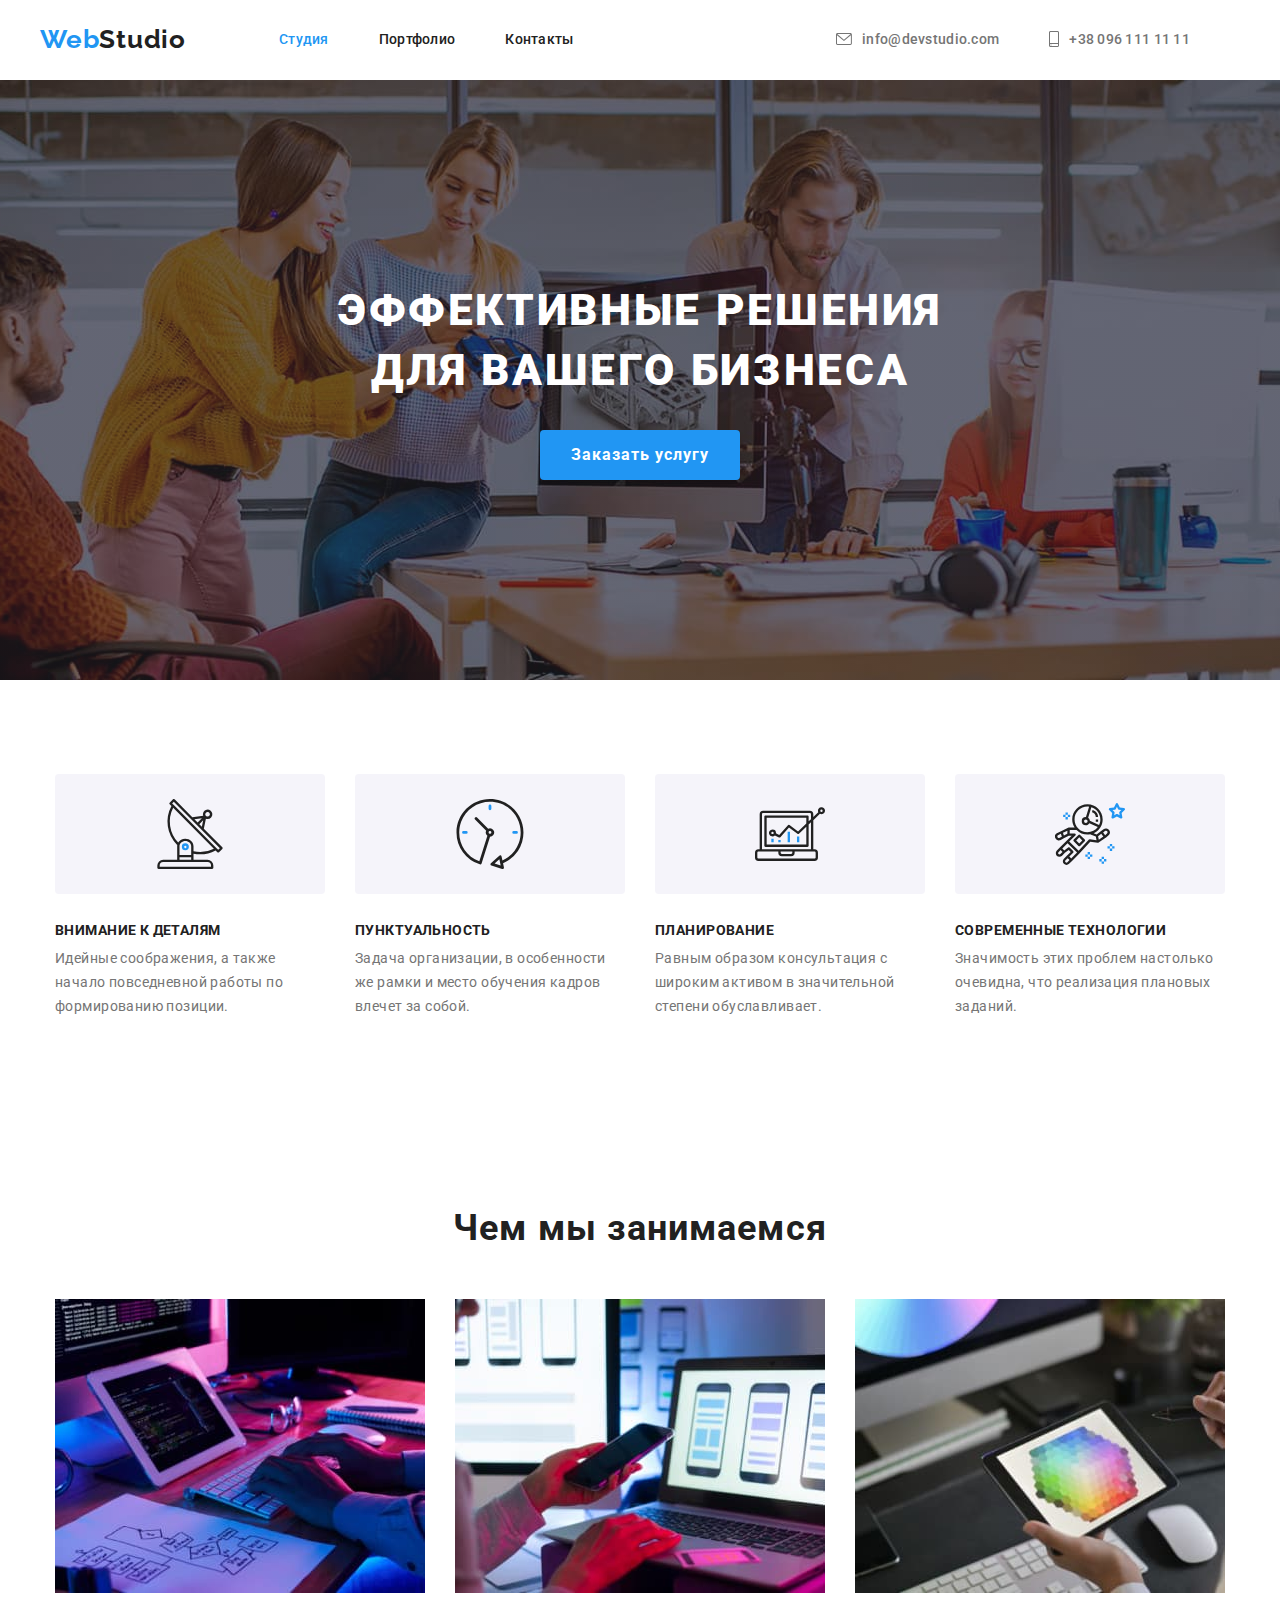
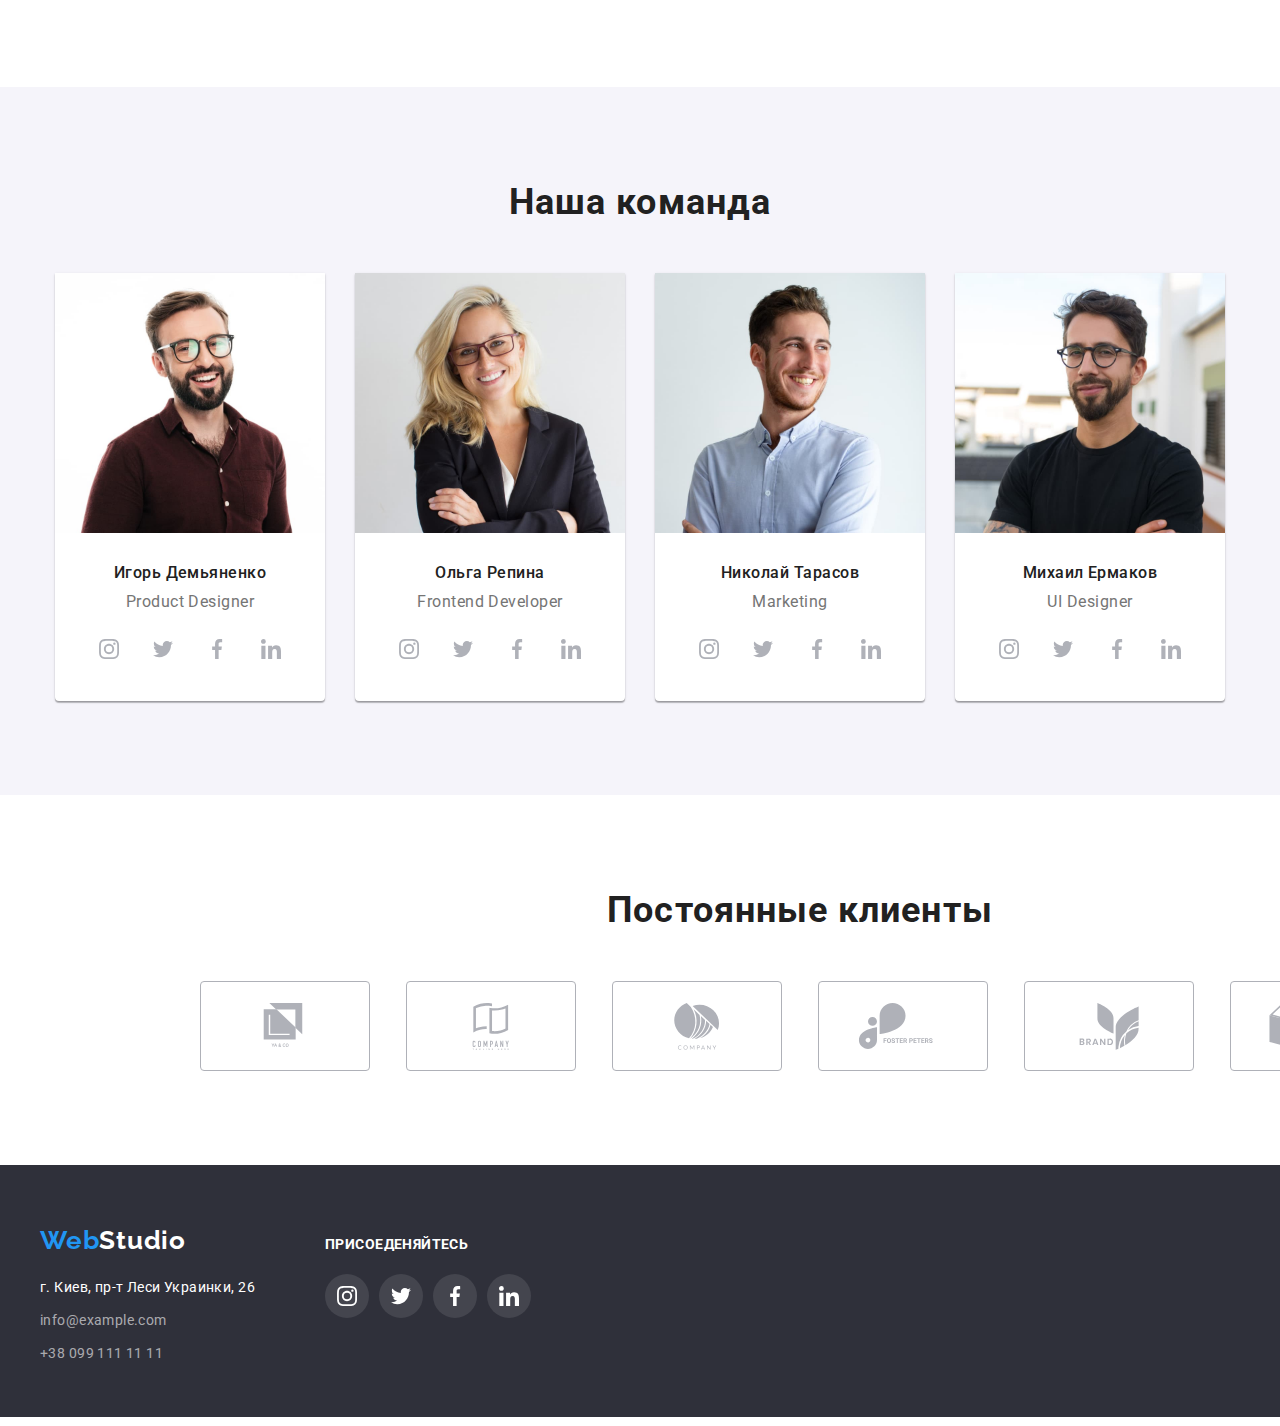
<file: index.html>
<!DOCTYPE html>
<html lang="ru">
<head>
    <meta charset="UTF-8">
    <meta name="viewport" content="width=device-width, initial-scale=1.0">
    <title>WebStudio</title>
    <link rel="stylesheet" href="https://cdnjs.cloudflare.com/ajax/libs/modern-normalize/1.0.0/modern-normalize.css">
    <link 
        href="https://fonts.googleapis.com/css2?family=Raleway:wght@700&family=Roboto:wght@400;500;700;900&display=swap"
        rel="stylesheet">
    <link rel="stylesheet" href="./css/styles.css">
</head>
<body>

    <!-- HEADER -->
    <header class="header">
        <div class="container">
            <nav class="navigation">
                <a class="logo-dark link" href="./index.html" aria-label="логотип Веб-студии"><span
                        class="accent">Web</span>Studio</a>
                <ul class="navigation-list list">
                    <li class="navigation-list-item">
                        <a class="navigation-list-link link-current link" href="./index.html">Студия</a></li>
                    <li class="navigation-list-item">
                        <a class="navigation-list-link link" href="./portfolio.html">Портфолио</a></li>
                    <li class="navigation-list-item">
                        <a class="navigation-list-link link" href="">Контакты</a></li>
                </ul>
            </nav>
            
            <ul class="header-address list">
                <li class="header-address-item">
                    <address class="address">
                        <a class="header-mail-link link" href="mailto:info@devstudio.com">
                            <svg class="envelope-svg">
                                <use href="./images/sprite.svg#icon-envelope"></use>
                            </svg>
                        info@devstudio.com</a></address>
                </li>
                <li class="header-address-item">
                    <address class="address">
                        <a class="header-tel-link link" href="tel:+380961111111">
                            <svg class="smartphone-svg">
                                <use href="./images/sprite.svg#icon-smartphone"></use>
                            </svg>
                        +38 096 111 11 11</a>
                    </address>
                </li>
            </ul>
        </div>
    </header>



    <main>
    <!-- HERO -->
        <section class="hero">
            <div class="container">
                <h1 class="hero-title">Эффективные решения <br /> для вашего бизнеса</h1>
                <button class="modal-btn" type="button">Заказать услугу</button>
            </div>
        </section>

    <!-- ОСОБЕННОСТИ -->
        <section class="features">
            <div class="container features-section">
                <h2 class="title" hidden>Особенности</h2>
                <ul class="features-list list">
                    <li class="features-list-item link">
                        <p class="features-list-name features-list-name-antenna">Внимание к деталям</p>
                        <p class="features-list-interpretation">Идейные соображения, а также начало повседневной работы по формированию позиции.</p>
                    </li>
                    <li class="features-list-item link">
                        <p class="features-list-name features-list-name-clock">Пунктуальность</p>
                        <p class="features-list-interpretation">Задача организации, в особенности же рамки и место обучения кадров влечет за собой.</p>
                    </li>
                    <li class="features-list-item link">
                        <p class="features-list-name features-list-name-diagram">Планирование</p>
                        <p class="features-list-interpretation">Равным образом консультация с широким активом в значительной степени обуславливает.</p>
                    </li>
                    <li class="features-list-item link">
                        <p class="features-list-name features-list-name-astronaut">Современные технологии</p>
                        <p class="features-list-interpretation">Значимость этих проблем настолько очевидна, что реализация плановых заданий.</p>
                    </li>
                </ul>
            </div>
        </section>

    <!-- ЧЕМ МЫ ЗАНИМАЕМСЯ -->
    <section class="field">
        <div class="container">
            <h2 class="title">Чем мы занимаемся</h2>
            <ul class="field-list list">
                <li class="field-list-item"><img src="./images/box1.jpg" alt="определение структуры проекта" width="370"
                        height="294"></li>
                <li class="field-list-item"><img src="./images/box2.jpg" alt="разработка мобильных приложений" width="370"
                        height="294"></li>
                <li class="field-list-item"><img src="./images/box3.jpg" alt="выбор цветовой схемы" width="370" height="294"></li>
            </ul>
        </div>
    </section>

    <!-- НАША КОМАНДА -->
    <section class="team">
        <div class="container team-section">
            <h2 class="title">Наша команда</h2>
            <ul class="team-list list">
                <li class="team-list-item link">
                    <img src="./images/igor.jpg" alt="Игорь Демьяненко" width="270" height="260">
                    <div class="team-list-content">
                        <h3 class="team-list-name">Игорь Демьяненко</h3>
                        <p class="team-list-position" lang="en">Product Designer</p>
                        <ul class="social-list list">
                            <li class="social-list-item">
                                <a class="social-list-link link" href="">
                                    <svg class="social-list-svg">
                                        <use href="./images/sprite.svg#icon-instagram"></use>
                                    </svg>
                                </a>
                            </li>
                            <li class="social-list-item">
                                <a class="social-list-link link" href="">
                                    <svg class="social-list-svg">
                                        <use href="./images/sprite.svg#icon-twitter"></use>
                                    </svg>
                                </a>
                            </li>
                            <li class="social-list-item">
                                <a class="social-list-link link" href="">
                                    <svg class="social-list-svg">
                                        <use href="./images/sprite.svg#icon-facebook"></use>
                                    </svg>
                                </a>
                            </li>
                            <li class="social-list-item">
                                <a class="social-list-link link" href="">
                                    <svg class="social-list-svg">
                                        <use href="./images/sprite.svg#icon-linkedin"></use>
                                    </svg>
                                </a>
                            </li>
                        </ul>
                    </div>

                </li>
                <li class="team-list-item link">
                    <img src="./images/olga.jpg" alt="Ольга Репина" width="270" height="260">
                    <div class="team-list-content">
                        <h3 class="team-list-name">Ольга Репина</h3>
                        <p class="team-list-position" lang="en">Frontend Developer</p>
                        <ul class="social-list list">
                            <li class="social-list-item">
                                <a class="social-list-link link" href="">
                                    <svg class="social-list-svg">
                                        <use href="./images/sprite.svg#icon-instagram"></use>
                                    </svg>
                                </a>
                            </li>
                            <li class="social-list-item">
                                <a class="social-list-link link" href="">
                                    <svg class="social-list-svg">
                                        <use href="./images/sprite.svg#icon-twitter"></use>
                                    </svg>
                                </a>
                            </li>
                            <li class="social-list-item">
                                <a class="social-list-link link" href="">
                                    <svg class="social-list-svg">
                                        <use href="./images/sprite.svg#icon-facebook"></use>
                                    </svg>
                                </a>
                            </li>
                            <li class="social-list-item">
                                <a class="social-list-link link" href="">
                                    <svg class="social-list-svg">
                                        <use href="./images/sprite.svg#icon-linkedin"></use>
                                    </svg>
                                </a>
                            </li>
                        </ul>
                    </div>

                </li>
                <li class="team-list-item link">
                    <img src="./images/nikolai.jpg" alt="Николай Тарасов" width="270" height="260">
                    <div class="team-list-content">
                        <h3 class="team-list-name">Николай Тарасов</h3>
                        <p class="team-list-position" lang="en">Marketing</p>
                        <ul class="social-list list">
                            <li class="social-list-item">
                                <a class="social-list-link link" href="">
                                    <svg class="social-list-svg">
                                        <use href="./images/sprite.svg#icon-instagram"></use>
                                    </svg>
                                </a>
                            </li>
                            <li class="social-list-item">
                                <a class="social-list-link link" href="">
                                    <svg class="social-list-svg">
                                        <use href="./images/sprite.svg#icon-twitter"></use>
                                    </svg>
                                </a>
                            </li>
                            <li class="social-list-item">
                                <a class="social-list-link link" href="">
                                    <svg class="social-list-svg">
                                        <use href="./images/sprite.svg#icon-facebook"></use>
                                    </svg>
                                </a>
                            </li>
                            <li class="social-list-item">
                                <a class="social-list-link link" href="">
                                    <svg class="social-list-svg">
                                        <use href="./images/sprite.svg#icon-linkedin"></use>
                                    </svg>
                                </a>
                            </li>
                        </ul>
                    </div>

                </li>
                <li class="team-list-item link">
                    <img src="./images/michail.jpg" alt="Михаил Ермаков" width="270" height="260">
                    <div class="team-list-content">
                        <h3 class="team-list-name">Михаил Ермаков</h3>
                        <p class="team-list-position" lang="en">UI Designer</p>
                        <ul class="social-list list">
                            <li class="social-list-item">
                                <a class="social-list-link link" href="">
                                    <svg class="social-list-svg">
                                        <use href="./images/sprite.svg#icon-instagram"></use>
                                    </svg>
                                </a>
                            </li>
                            <li class="social-list-item">
                                <a class="social-list-link link" href="">
                                    <svg class="social-list-svg">
                                        <use href="./images/sprite.svg#icon-twitter"></use>
                                    </svg>
                                </a>
                            </li>
                            <li class="social-list-item">
                                <a class="social-list-link link" href="">
                                    <svg class="social-list-svg">
                                        <use href="./images/sprite.svg#icon-facebook"></use>
                                    </svg>
                                </a>
                            </li>
                            <li class="social-list-item">
                                <a class="social-list-link link" href="">
                                    <svg class="social-list-svg">
                                        <use href="./images/sprite.svg#icon-linkedin"></use>
                                    </svg>
                                </a>
                            </li>
                        </ul>
                    </div>

                </li>
            </ul>
        </div>
    </section>

    <!-- КЛИЕНТЫ -->
    <section class="clients">
        <div class="container">
            <h2 class="title">Постоянные клиенты</h2>
            <ul class="clients-list list">

               <li class="clients-list-item">
                   <a class="clients-list-link link" href="">
                       <svg class="clients-list-svg">
                            <use href="./images/sprite.svg#icon-logo1"></use>
                        </svg>
                    </a>
               </li>

               <li class="clients-list-item">
                   <a class="clients-list-link link" href="">
                       <svg class="clients-list-svg">
                            <use href="./images/sprite.svg#icon-logo2"></use>
                        </svg>
                    </a>
               </li>

               <li class="clients-list-item">
                   <a class="clients-list-link link" href="">
                       <svg class="clients-list-svg">
                           <use href="./images/sprite.svg#icon-logo3"></use>
                       </svg>
                   </a>
               </li>

                <li class="clients-list-item">
                    <a class="clients-list-link link" href="">
                        <svg class="clients-list-svg">
                            <use href="./images/sprite.svg#icon-logo4"></use>
                        </svg>
                    </a>
                </li>

                <li class="clients-list-item">
                    <a class="clients-list-link link" href="">
                        <svg class="clients-list-svg">
                            <use href="./images/sprite.svg#icon-logo5"></use>
                        </svg>
                    </a>
                </li>

                <li class="clients-list-item">
                    <a class="clients-list-link link" href="">
                        <svg class="clients-list-svg">
                            <use href="./images/sprite.svg#icon-logo6"></use>
                        </svg>
                    </a>
                </li>
            </ul>
        </div>
    </section>

    </main>

    <footer class="section-footer">
        <div class="container footer">
            <div class="footer-address">
                <a class="logo-light link" href="./index.html" aria-label="логотип Веб-студии"><span class="accent">Web</span>Studio</a>
                <address class="address">
                    <ul class="contact-list list">
                        <li class="contact-list-item"><a class="contact-list-address link" href="https://goo.gl/maps/12iDr7vavW5C5g6H9"
                                target="blank">г. Киев, пр-т Леси Украинки, 26</a></li>
                        <li class="contact-list-item"><a class="contact-list-link link"
                                href="mailto:info@example.com">info@example.com</a></li>
                        <li class="contact-list-item"><a class="contact-list-link link" href="tel:+380991111111">+38 099 111 11 11</a>
                        </li>
                    </ul>
                </address>            
            </div>

            <div class="footer-sotial">
                <b class="join">Присоеденяйтесь</b>
                <ul class="social-list list">
                    <li class="social-list-item">
                        <a class="social-list-link link" href="">
                            <svg class="social-list-svg">
                                <use href="./images/sprite.svg#icon-instagram"></use>
                            </svg>
                        </a>
                    </li>
                    <li class="social-list-item">
                        <a class="social-list-link link" href="">
                            <svg class="social-list-svg">
                                <use href="./images/sprite.svg#icon-twitter"></use>
                            </svg>
                        </a>
                    </li>
                    <li class="social-list-item">
                        <a class="social-list-link link" href="">
                            <svg class="social-list-svg">
                                <use href="./images/sprite.svg#icon-facebook"></use>
                            </svg>
                        </a>
                    </li>
                    <li class="social-list-item">
                        <a class="social-list-link link" href="">
                            <svg class="social-list-svg">
                                <use href="./images/sprite.svg#icon-linkedin"></use>
                            </svg>
                        </a>
                    </li>
                </ul>
            </div>

        </div>
    </footer>
    
</body>
</html>
</file>
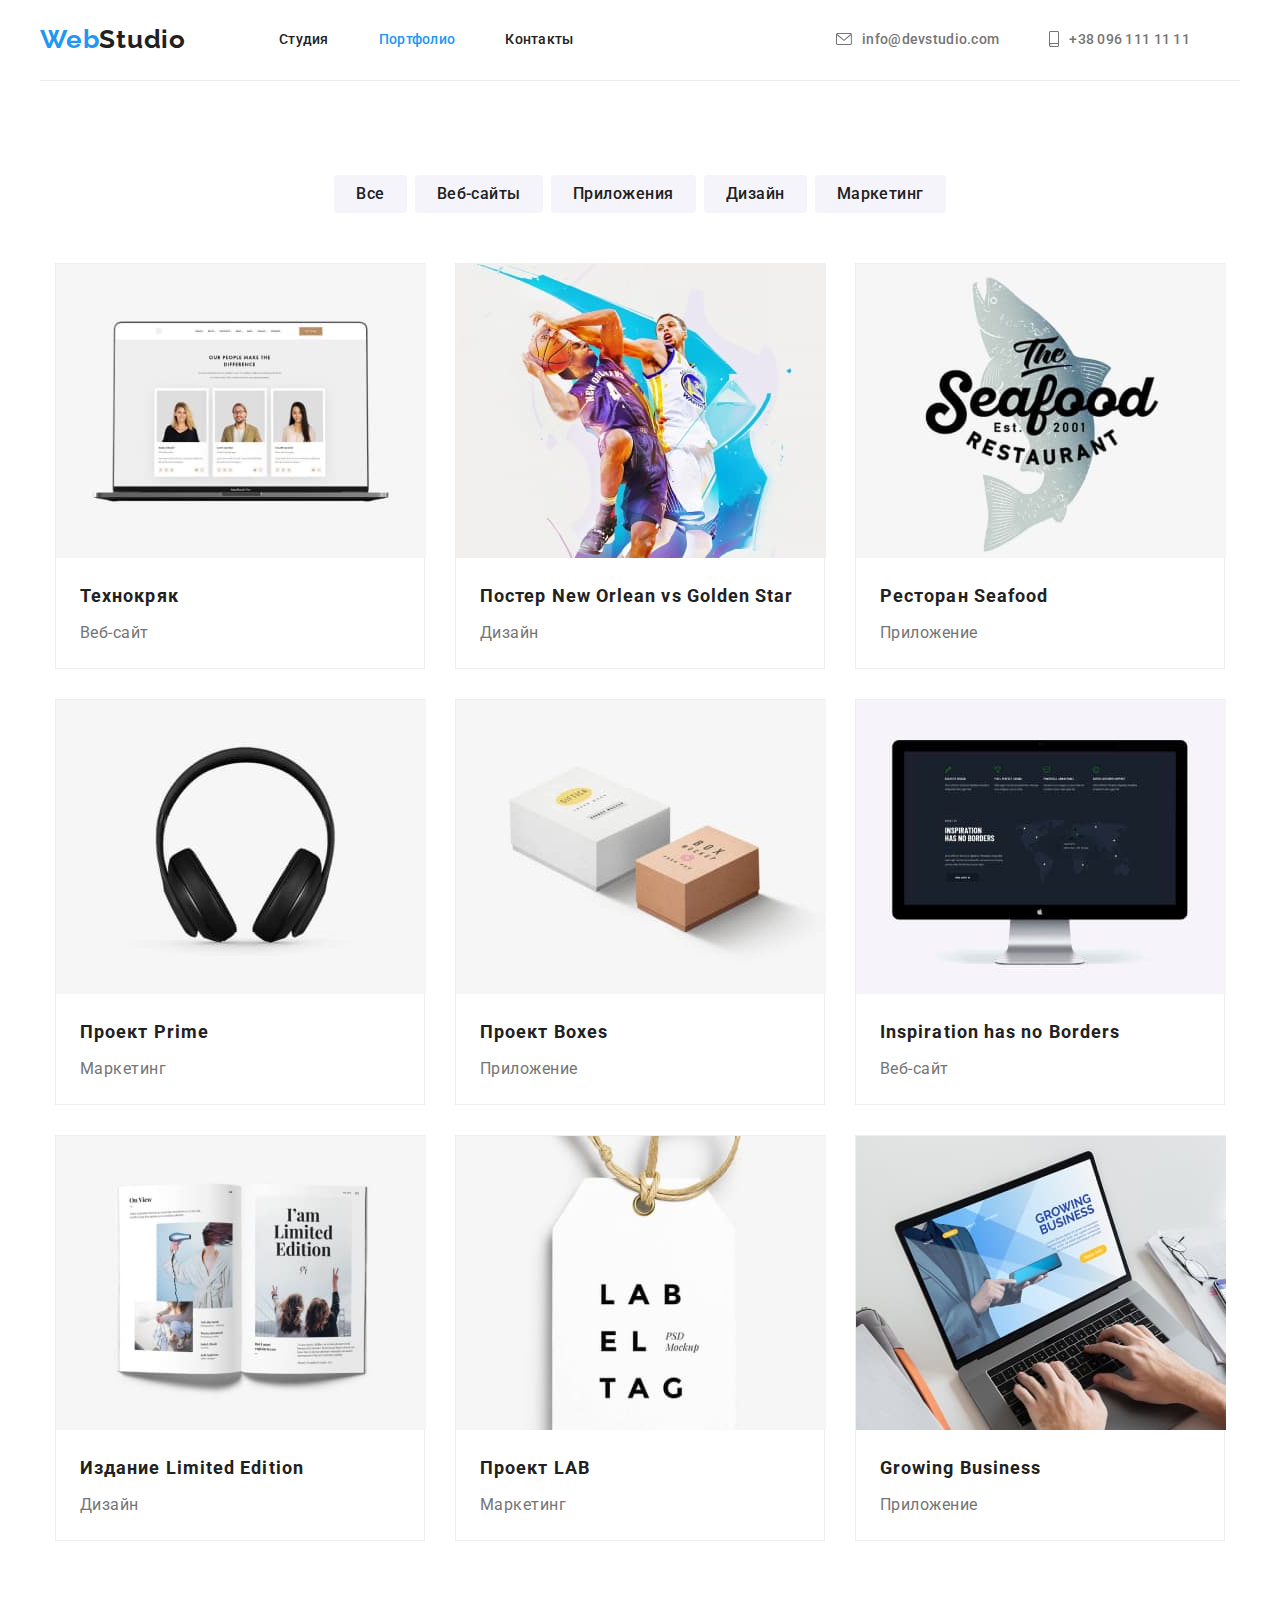
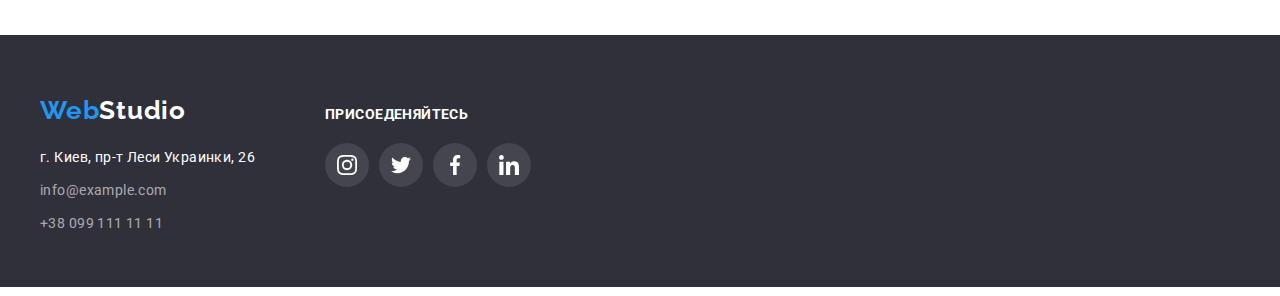
<file: portfolio.html>
<!DOCTYPE html>
<html lang="ru">

<head>
    <meta charset="UTF-8">
    <meta name="viewport" content="width=device-width, initial-scale=1.0">
    <title>Portfolio</title>
    <link rel="stylesheet" href="https://cdnjs.cloudflare.com/ajax/libs/modern-normalize/1.0.0/modern-normalize.css">
    <link
        href="https://fonts.googleapis.com/css2?family=Raleway:wght@700&family=Roboto:wght@400;500;700;900&display=swap"
        rel="stylesheet">
    <link rel="stylesheet" href="./css/styles.css" 
</head>

<body>

    <!-- HEADER -->
    <header class="header">
        <div class="container">
            <nav class="navigation">
                <a class="logo-dark link" href="./index.html" aria-label="логотип Веб-студии"><span
                        class="accent">Web</span>Studio</a>
                <ul class="navigation-list list">
                    <li class="navigation-list-item">
                        <a class="navigation-list-link link" href="./index.html">Студия</a></li>
                    <li class="navigation-list-item">
                        <a class="navigation-list-link link-current link" href="./portfolio.html">Портфолио</a></li>
                    <li class="navigation-list-item">
                        <a class="navigation-list-link link" href="">Контакты</a></li>
                </ul>
            </nav>
        
            <ul class="header-address list">
                <li class="header-address-item">
                    <address class="address">
                        <a class="header-mail-link link" href="mailto:info@devstudio.com">
                            <svg class="envelope-svg">
                                <use href="./images/sprite.svg#icon-envelope"></use>
                            </svg>
                            info@devstudio.com</a></address>
                </li>
                <li class="header-address-item">
                    <address class="address">
                        <a class="header-tel-link link" href="tel:+380961111111">
                            <svg class="smartphone-svg">
                                <use href="./images/sprite.svg#icon-smartphone"></use>
                            </svg>
                            +38 096 111 11 11</a>
                    </address>
                </li>
            </ul>
        </div>
    </header>



    <main>
    <section class="portfolio">
        <div class="container">
            <h1 class="title" hidden>Портфолио</h1>
            <ul class="filter-btn-list list">
                <li class="filter-btn-list-item"><button class="filter-btn" type="button">Все</button></li>
                <li class="filter-btn-list-item"><button class="filter-btn" type="button">Веб-сайты</button></li>
                <li class="filter-btn-list-item"><button class="filter-btn" type="button">Приложения</button></li>
                <li class="filter-btn-list-item"><button class="filter-btn" type="button">Дизайн</button></li>
                <li class="filter-btn-list-item"><button class="filter-btn" type="button">Маркетинг</button></li>
            </ul>
            
            <ul class="portfolio-cards-list list">
                <li class="portfolio-cards-link">
                    <a class="cards-link link" href="">
                        <img class="portfolio-cards" src="./images/desktop.jpg" alt="Технокряк на рабочем столе" width="370"
                            height="294">
                        <div class="cards-link-content">
                            <h2 class="portfolio-name">Технокряк</h2>
                            <p class="portfolio-filter">Веб-сайт</p>
                        </div>
                    </a>
                </li>
                <li class="portfolio-cards-link">
                    <a class="cards-link link" href="">
                        <img class="portfolio-cards" src="./images/basketball.jpg" alt="Баскетбольный постер" width="370" height="294">
                        <div class="cards-link-content">
                            <h2 class="portfolio-name">Постер New Orlean vs Golden Star</h2>
                            <p class="portfolio-filter">Дизайн</p>
                        </div>
                    </a>
                </li>
                <li class="portfolio-cards-link">
                    <a class="cards-link link" href="">
                        <img class="portfolio-cards" src="./images/seafood.jpg" alt="Логотип ресторана" width="370" height="294">
                        <div class="cards-link-content">
                            <h2 class="portfolio-name">Ресторан Seafood</h2>
                            <p class="portfolio-filter">Приложение</p>
                        </div>
                    </a>
                </li>
                <li class="portfolio-cards-link">
                    <a class="cards-link link" href="">
                        <img class="portfolio-cards" src="./images/headset.jpg" alt="Наушники" width="370" height="294">
                        <div class="cards-link-content">
                            <h2 class="portfolio-name">Проект Prime</h2>
                            <p class="portfolio-filter">Маркетинг</p>
                        </div>
                    </a>
                </li>
                <li class="portfolio-cards-link">
                    <a class="cards-link link" href="">
                        <img class="portfolio-cards" src="./images/boxes.jpg" alt="Брендовые коробочки" width="370" height="294">
                        <div class="cards-link-content">
                            <h2 class="portfolio-name">Проект Boxes</h2>
                            <p class="portfolio-filter">Приложение</p>
                        </div>
                    </a>
                </li>
                <li class="portfolio-cards-link">
                    <a class="cards-link link" href="">
                        <img class="portfolio-cards" src="./images/monitor.jpg" alt="Карта на мониторе" width="370" height="294">
                        <div class="cards-link-content">
                            <h2 class="portfolio-name">Inspiration has no Borders</h2>
                            <p class="portfolio-filter">Веб-сайт</p>
                        </div>
                    </a>
                </li>
                <li class="portfolio-cards-link">
                    <a class="cards-link link" href="">
                        <img class="portfolio-cards" src="./images/magazine.jpg" alt="Разворот журнала" width="370" height="294">
                        <div class="cards-link-content">
                            <h2 class="portfolio-name">Издание Limited Edition</h2>
                            <p class="portfolio-filter">Дизайн</p>
                        </div>
                    </a>
                </li>
                <li class="portfolio-cards-link">
                    <a class="cards-link link" href="">
                        <img class="portfolio-cards" src="./images/label.jpg" alt="Этикетка" width="370" height="294">
                        <div class="cards-link-content">
                            <h2 class="portfolio-name">Проект LAB</h2>
                            <p class="portfolio-filter">Маркетинг</p>
                        </div>

                    </a>
                </li>
                <li class="portfolio-cards-link">
                    <a class="cards-link link" href="">
                        <img class="portfolio-cards" src="./images/laptop.jpg" alt="Работа за ноутбуком" width="370" height="294">
                        <div class="cards-link-content">
                            <h2 class="portfolio-name">Growing Business</h2>
                            <p class="portfolio-filter">Приложение</p>
                        </div>

                    </a>
                </li>
            </ul>

        </div>

    </section>
    </main>

    <footer class="section-footer">
        <div class="container footer">
            <div class="footer-address">
                <a class="logo-light link" href="./index.html" aria-label="логотип Веб-студии"><span
                        class="accent">Web</span>Studio</a>
                <address class="address">
                    <ul class="contact-list list">
                        <li class="contact-list-item"><a class="contact-list-address link"
                                href="https://goo.gl/maps/12iDr7vavW5C5g6H9" target="blank">г. Киев, пр-т Леси Украинки,
                                26</a></li>
                        <li class="contact-list-item"><a class="contact-list-link link"
                                href="mailto:info@example.com">info@example.com</a></li>
                        <li class="contact-list-item"><a class="contact-list-link link" href="tel:+380991111111">+38 099 111
                                11 11</a>
                        </li>
                    </ul>
                </address>
            </div>
    
            <div class="footer-sotial">
                <b class="join">Присоеденяйтесь</b>
                <ul class="social-list list">
                    <li class="social-list-item">
                        <a class="social-list-link link" href="">
                            <svg class="social-list-svg">
                                <use href="./images/sprite.svg#icon-instagram"></use>
                            </svg>
                        </a>
                    </li>
                    <li class="social-list-item">
                        <a class="social-list-link link" href="">
                            <svg class="social-list-svg">
                                <use href="./images/sprite.svg#icon-twitter"></use>
                            </svg>
                        </a>
                    </li>
                    <li class="social-list-item">
                        <a class="social-list-link link" href="">
                            <svg class="social-list-svg">
                                <use href="./images/sprite.svg#icon-facebook"></use>
                            </svg>
                        </a>
                    </li>
                    <li class="social-list-item">
                        <a class="social-list-link link" href="">
                            <svg class="social-list-svg">
                                <use href="./images/sprite.svg#icon-linkedin"></use>
                            </svg>
                        </a>
                    </li>
                </ul>
            </div>
    
        </div>
    </footer>
    
    </body>
    </html>
</file>
<file: css/styles.css>
:root {
  --main-font: 'Roboto', sans-serif;
  --secondary-font: 'Raleway', sans-serif;
  --main-text-color: #212121;
  --light-text-color: #ffffff;
  --second-text-color: #757575;
  --accent-color: #2196f3;
  --direction-color: #ffffff;
  --main-calm-color: #f5f4fa;
}

*,
*::before,
*::after {
  margin: 0;
  padding: 0;
}

body {
  font-family: var(--main-font);
  font-style: normal;
}

.list {
  list-style: none;
}

.link {
  text-decoration: none;
}

.address {
  font-style: normal;
}

img {
  display: block;
}

.container {
  width: 1200px;
  margin: 0 auto;
}
/* =============== COMPONENTS =============== */
.accent {
  color: var(--accent-color);
}

.modal-btn {
  font-family: var(--main-font);
  font-style: normal;
  font-weight: 700;
  font-size: 16px;
  line-height: 1.875;
  letter-spacing: 0.06em;
  color: var(--direction-color);
  padding: 10px 28px;

  width: 200px;
  min-height: 50px;
  background: var(--accent-color);
  box-shadow: 0px 4px 4px rgba(0, 0, 0, 0.15);
  border: none;
  border-radius: 4px;
}

.title {
  font-weight: 700;
  font-size: 36px;
  line-height: 1.167;
  letter-spacing: 0.03em;
  margin-bottom: 50px;
  text-align: center;

  color: var(--main-text-color);
}
/* =============== END COMPONENTS =============== */

/* =============== HEADER =============== */
.header {
  padding: 24px 0 25px 0;
}

.header .container {
  display: flex;
  align-items: center;
}

.header .header-address {
  margin-left: auto;
  align-items: center;
}

.header-address-item .address {
  margin-right: 50px;
}

.navigation {
  display: flex;
  align-items: center;
}

.navigation-list {
  display: flex;
}

.header-address {
  display: flex;
}

.logo-dark {
  margin-right: 93px;
}

.navigation-list-item:not(:last-child) {
  margin-right: 50px;
}

.logo-dark {
  font-family: var(--secondary-font);
  font-weight: 700;
  font-size: 26px;
  line-height: 1.192;
  letter-spacing: 0.03em;

  color: var(--main-text-color);
}

.navigation-list-link,
.header-mail-link,
.header-tel-link {
  font-weight: 500;
  font-size: 14px;
  line-height: 1.143;
  letter-spacing: 0.02em;
}

.navigation-list-link {
  color: var(--main-text-color);
}

.link-current {
  color: var(--accent-color);
}

.header-mail-link,
.header-tel-link {
  display: flex;
  align-items: center;
  color: var(--second-text-color);
}

.navigation-list-link:hover,
.navigation-list-link:focus,
.header-mail-link:hover,
.header-mail-link:focus,
.header-tel-link:hover,
.header-tel-link:focus {
  color: var(--accent-color);
}

.envelope-svg {
  width: 16px;
  height: 12px;
  margin-right: 10px;
  fill: var(--second-text-color);
}

.smartphone-svg {
  width: 10px;
  height: 16px;
  margin-right: 10px;
  fill: var(--second-text-color);
}

.header-mail-link:hover .envelope-svg,
.header-mail-link:focus .envelope-svg {
  fill: var(--accent-color);
}

.header-tel-link:hover .smartphone-svg,
.header-tel-link:focus .smartphone-svg {
  fill: var(--accent-color);
}
/* =============== END HEADER =============== */

/* =============== HERO =============== */
.hero {
  background-image: linear-gradient(
      rgba(47, 48, 58, 0.4),
      rgba(47, 48, 58, 0.4)
    ),
    url('../images/shapka.jpg');
  width: 100%;
  height: 600px;
  background-size: cover;
  background-repeat: no-repeat;
  background-position: center;
  margin: auto;
  text-align: center;
}

.hero .container {
  padding: 200px 0;
}

.hero-title {
  font-weight: 900;
  font-size: 44px;
  line-height: 1.364;
  letter-spacing: 0.06em;
  text-transform: uppercase;
  margin-bottom: 30px;
  color: var(--direction-color);
}
/* =============== END HERO =============== */

/* =============== ОСОБЕННОСТИ =============== */
.features .container {
  padding: 94px 15px;
}

.features-list {
  display: flex;
}

.features-list-item:not(:last-child) {
  margin-right: 30px;
}

.features-list-name {
  font-weight: 700;
  font-size: 14px;
  line-height: 0.941;
  letter-spacing: 0.03em;
  text-transform: uppercase;
  margin-bottom: 10px;
  color: var(--main-text-color);
}

.features-list-name::before {
  display: block;
  content: '';
  width: 270px;
  height: 120px;
  background-color: var(--main-calm-color);
  border-radius: 4px;
  margin-bottom: 30px;
  background-size: 70px 70px;
  background-repeat: no-repeat;
  background-position: center;
}

.features-list-name-antenna::before {
  background-image: url('../images/antenna.svg');
}

.features-list-name-clock::before {
  background-image: url('../images/clock.svg');
}

.features-list-name-diagram::before {
  background-image: url('../images/diagram.svg');
}

.features-list-name-astronaut::before {
  background-image: url('../images/astronaut.svg');
}

.features-list-interpretation {
  font-weight: 400;
  font-size: 14px;
  line-height: 1.714;
  letter-spacing: 0.03em;
  color: var(--second-text-color);
}
/* =============== END ОСОБЕННОСТИ =============== */

/* =============== ЧЕМ МЫ ЗАНИМАЕМСЯ =============== */
.field .container {
  padding: 94px 15px;
}

.field-list {
  display: flex;
  justify-content: space-between;
}
/* =============== END ЧЕМ МЫ ЗАНИМАЕМСЯ =============== */

/* ================ НАША КОМАНДА ================ */
.team {
  width: 100%;
  height: 708px;
  background-color: var(--main-calm-color);
  margin: auto;
}

.team .container {
  padding: 94px 15px;
}

.team-list {
  display: flex;
}

.team-list-item:not(:last-child) {
  margin-right: 30px;
}

.team-list-item {
  background: var(--direction-color);
  box-shadow: 0px 1px 3px rgba(0, 0, 0, 0.12), 0px 1px 1px rgba(0, 0, 0, 0.14),
    0px 2px 1px rgba(0, 0, 0, 0.2);
  border-radius: 0px 0px 4px 4px;
}

.team-list-content {
  padding: 30px 32px;
}

.team-list-name,
.team-list-position {
  font-size: 16px;
  line-height: 1.188;
  letter-spacing: 0.03em;
  text-align: center;
}

.team-list-name {
  font-weight: 500;
  color: var(--main-text-color);
  margin-bottom: 10px;
}

.team-list-position {
  font-weight: 400;
  color: var(--second-text-color);
  margin-bottom: 16px;
}

.social-list {
  display: flex;
  justify-content: space-between;
}

.social-list-link {
  display: flex;
  align-items: center;
  justify-content: center;
  width: 44px;
  height: 44px;
  border-radius: 50%;
  background-color: var(--direction-color);
}

.social-list-link:hover {
  background-color: var(--accent-color);
}

.social-list-link:hover .social-list-svg {
  fill: var(--direction-color);
}

.social-list-svg {
  width: 20px;
  height: 20px;
  fill: #afb1b8;
}

/* ================ END НАША КОМАНДА ================ */

/* ==================== КЛИЕНТЫ ===================== */
.clients {
  width: 1600px;
  height: 370px;
  margin: auto;
}

.clients .container {
  padding: 94px 0;
}

.clients-list-item:not(:last-child) {
  margin-right: 30px;
}

.clients-list {
  display: flex;
  justify-content: space-between;
}

.clients-list-link {
  display: flex;
  align-items: center;
  justify-content: center;
  width: 170px;
  height: 90px;
  border: 1px solid #afb1b8;
  box-sizing: border-box;
  border-radius: 4px;
}

.clients-list-link:hover .clients-list-svg {
  fill: var(--accent-color);
}

.clients-list-link:hover {
  border: 1px solid var(--accent-color);
}

.clients-list-svg {
  height: 47px;
  fill: #afb1b8;
}

/* ====================END КЛИЕНТЫ ===================== */

/* ===================== FOOTER ===================== */
.section-footer {
  width: 100%;
  height: 252px;
  margin: auto;
  background-color: #2f303a;
}

.footer {
  display: flex;
  padding: 60px 0;
  text-align: left;
}

.logo-light {
  font-family: var(--secondary-font);
  font-weight: 700;
  font-size: 26px;
  line-height: 1.192;
  letter-spacing: 0.03em;
}

.section-footer .address {
  margin-top: 20px;
}

.contact-list-item:not(:last-child) {
  margin-bottom: 9px;
}

.logo-light,
.contact-list-address {
  color: var(--direction-color);
}

.contact-list-address,
.contact-list-link {
  font-weight: 400;
  font-size: 14px;
  line-height: 1.714;
  letter-spacing: 0.03em;
  color: var(--light-text-color);
}

.contact-list-link {
  color: rgba(255, 255, 255, 0.6);
}

/* ===================== соцсети футера ===================== */
.footer-sotial {
  margin-top: 10px;
  margin-left: 70px;
}

.join {
  font-weight: 700;
  font-size: 14px;
  line-height: 1.143;
  letter-spacing: 0.03em;
  text-transform: uppercase;
  color: var(--light-text-color);
}

.footer-sotial .social-list {
  margin-top: 20px;
}

.footer-sotial .social-list-link {
  display: flex;
  align-items: center;
  justify-content: center;
  width: 44px;
  height: 44px;
  border-radius: 50%;
  background-color: rgba(255, 255, 255, 0.1);
}

.footer-sotial .social-list-link:hover {
  background-color: var(--accent-color);
}

.footer-sotial .social-list-item:not(:last-child) {
  margin-right: 10px;
}

.footer-sotial .social-list-svg {
  width: 20px;
  height: 20px;
  fill: var(--direction-color);
}
/* ===================== PORTFOLIO ===================== */
.portfolio .container {
  padding: 94px 15px;
  border-top: 1px solid #ececec;
}
/* ================== PORTFOLIO BUTTONS ================== */
.filter-btn-list {
  display: flex;
  margin-bottom: 50px;
}

.filter-btn-list-item:not(:last-child) {
  margin-right: 8px;
}

.filter-btn-list {
  justify-content: center;
}

.filter-btn {
  font-family: var(--main-font);
  font-style: normal;
  font-weight: 500;
  font-size: 16px;
  line-height: 1.625;
  letter-spacing: 0.03em;
  color: var(--main-text-color);

  padding: 6px 22px;
  min-height: 38px;
  background: var(--main-calm-color);
  border: none;
  border-radius: 4px;
}

.filter-btn:active,
.filter-btn:hover,
.filter-btn:focus {
  color: var(--direction-color);
  background-color: var(--accent-color);
  box-shadow: 0px 3px 1px rgba(0, 0, 0, 0.1), 0px 1px 2px rgba(0, 0, 0, 0.08),
    0px 2px 2px rgba(0, 0, 0, 0.12);
}
/* ================== END PORTFOLIO BUTTONS ================== */

/* ================== PORTFOLIO CARDS ================== */
.portfolio-cards-list {
  display: flex;
  flex-wrap: wrap;
}

.portfolio-cards-link {
  width: 370px;
  background: var(--direction-color);
  border: 1px solid #eeeeee;
  box-sizing: border-box;
}

.portfolio-cards-link:hover {
  background: var(--direction-color);
  border: 1px solid #eeeeee;
  box-sizing: border-box;
  box-shadow: 0px 1px 1px rgba(0, 0, 0, 0.12), 0px 4px 4px rgba(0, 0, 0, 0.06),
    1px 4px 6px rgba(0, 0, 0, 0.16);
}

.portfolio-cards-link:not(:nth-child(3n)) {
  margin-right: 30px;
}

.portfolio-cards-link:not(:nth-last-child(-n + 3)) {
  margin-bottom: 30px;
}

.cards-link-content {
  padding: 20px 24px;
}

.portfolio-name {
  font-weight: 700;
  font-size: 18px;
  line-height: 2;
  letter-spacing: 0.06em;
  margin-bottom: 4px;

  color: var(--main-text-color);
}

.portfolio-filter {
  font-weight: 400;
  font-size: 16px;
  line-height: 1.875;
  letter-spacing: 0.03em;

  color: var(--second-text-color);
}
</file>
